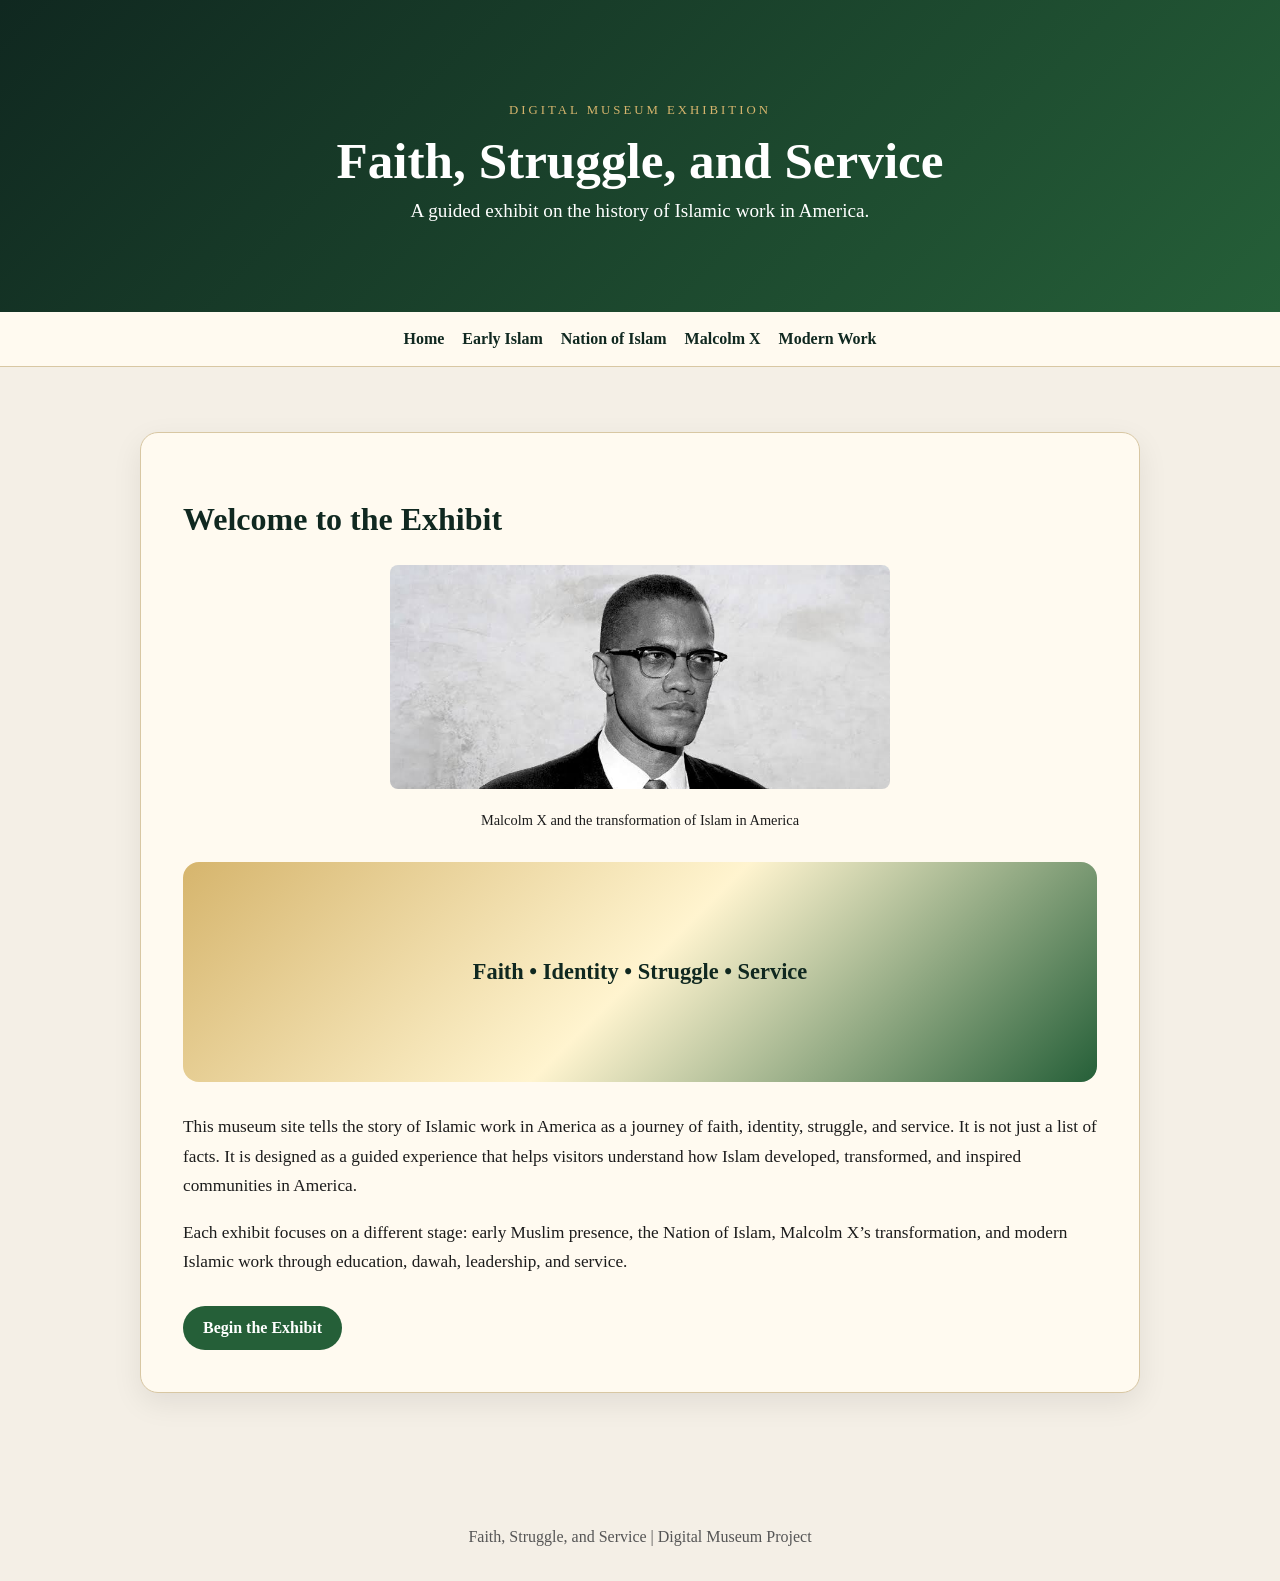
<file: index.html>
<!DOCTYPE html>
<html lang="en">
<head>
    <meta charset="UTF-8">
    <title>Faith, Struggle, and Service</title>
    <link rel="stylesheet" href="style.css">
</head>
<body>

<header class="hero">
    <p class="eyebrow">Digital Museum Exhibition</p>
    <h1>Faith, Struggle, and Service</h1>
    <p class="subtitle">A guided exhibit on the history of Islamic work in America.</p>
</header>

<nav class="main-nav">
    <a href="index.html">Home</a>
    <a href="early-islam.html">Early Islam</a>
    <a href="nation-of-islam.html">Nation of Islam</a>
    <a href="malcolm-x.html">Malcolm X</a>
    <a href="modern-work.html">Modern Work</a>
</nav>

<main class="container">

<section class="exhibit-card">
    <h2>Welcome to the Exhibit</h2>

    <!-- ONLY MALCOLM IMAGE -->
    <div style="max-width: 500px; margin: 20px auto; text-align: center;">
        <img src="malcolm.jpg" style="width: 100%; border-radius: 8px;">
        <p style="font-size: 0.9rem;">Malcolm X and the transformation of Islam in America</p>
    </div>

    <div class="visual-block">
        Faith • Identity • Struggle • Service
    </div>

    <p>
        This museum site tells the story of Islamic work in America as a journey of faith,
        identity, struggle, and service. It is not just a list of facts. It is designed as a
        guided experience that helps visitors understand how Islam developed, transformed,
        and inspired communities in America.
    </p>

    <p>
        Each exhibit focuses on a different stage: early Muslim presence, the Nation of Islam,
        Malcolm X’s transformation, and modern Islamic work through education, dawah,
        leadership, and service.
    </p>

    <div class="button-row">
        <a class="button" href="early-islam.html">Begin the Exhibit</a>
    </div>
</section>

</main>

<footer class="footer">
    Faith, Struggle, and Service | Digital Museum Project
</footer>

</body>
</html>
</file>
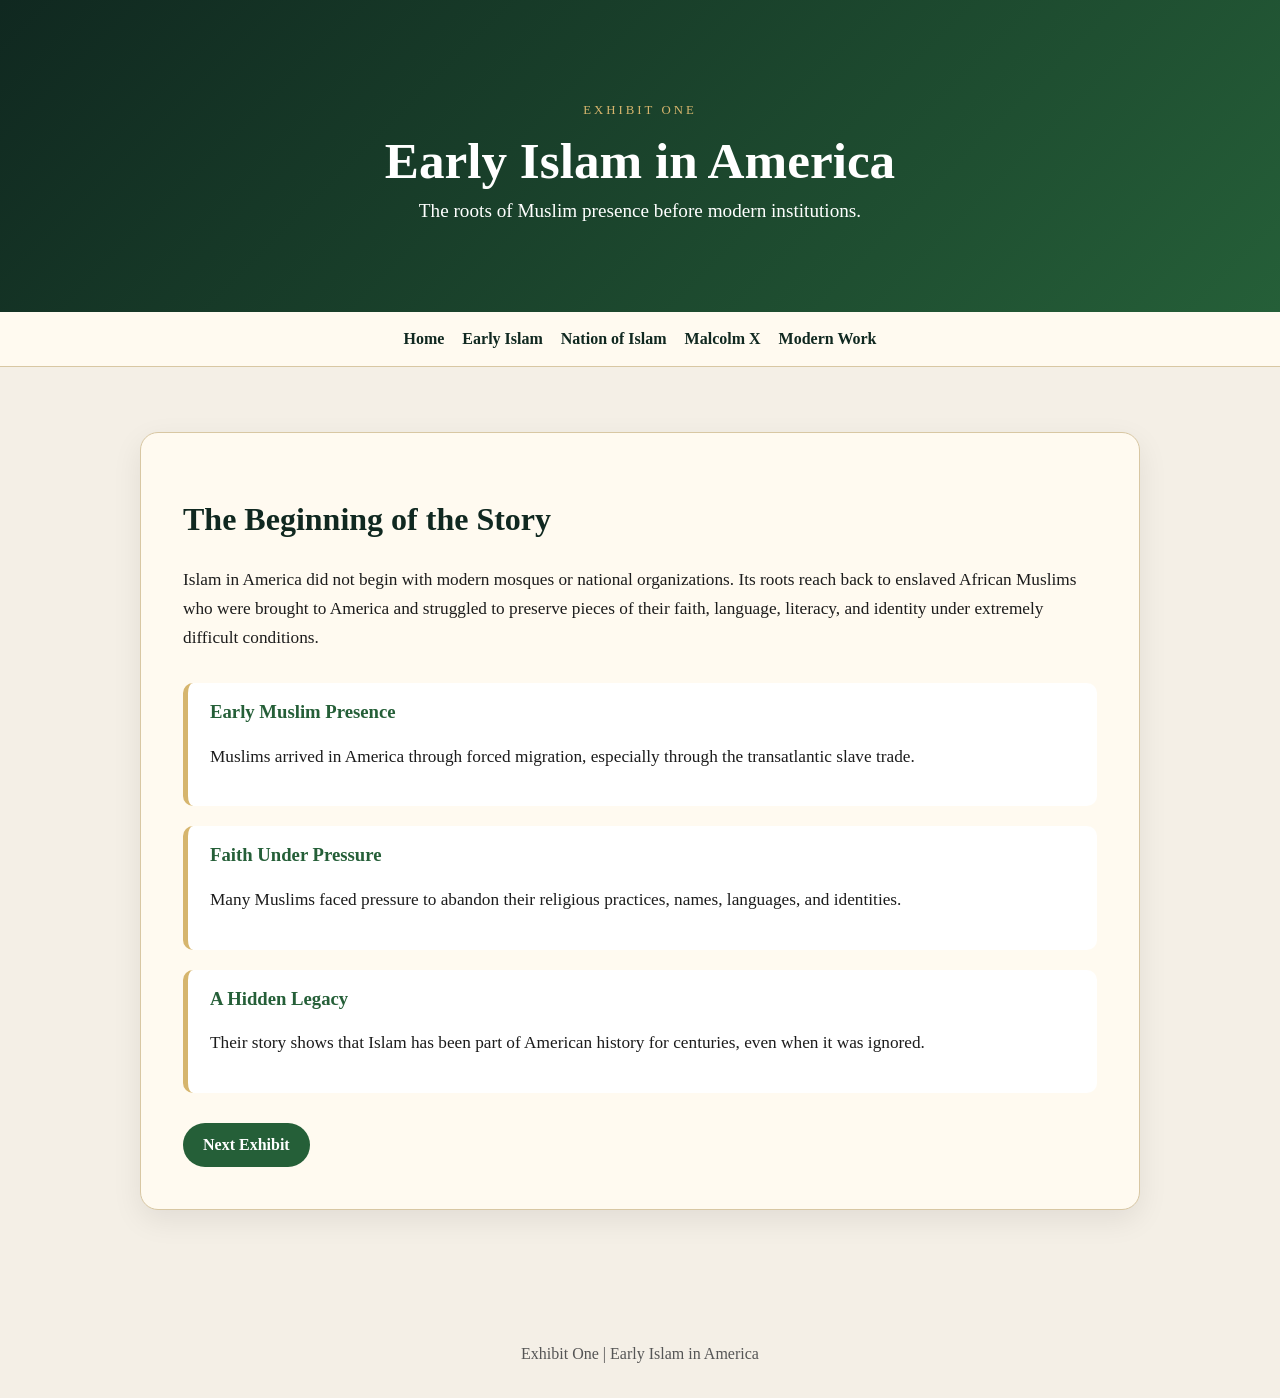
<file: early-islam.html>
<!DOCTYPE html>
<html lang="en">
<head>
    <meta charset="UTF-8">
    <title>Early Islam in America</title>
    <link rel="stylesheet" href="style.css">
</head>
<body>

<header class="hero">
    <p class="eyebrow">Exhibit One</p>
    <h1>Early Islam in America</h1>
    <p class="subtitle">The roots of Muslim presence before modern institutions.</p>
</header>

<nav class="main-nav">
    <a href="index.html">Home</a>
    <a href="early-islam.html">Early Islam</a>
    <a href="nation-of-islam.html">Nation of Islam</a>
    <a href="malcolm-x.html">Malcolm X</a>
    <a href="modern-work.html">Modern Work</a>
</nav>

<main class="container">

<section class="exhibit-card">
    <h2>The Beginning of the Story</h2>

    <p>
        Islam in America did not begin with modern mosques or national organizations. Its roots
        reach back to enslaved African Muslims who were brought to America and struggled to preserve
        pieces of their faith, language, literacy, and identity under extremely difficult conditions.
    </p>

    <div class="timeline">
        <div class="timeline-item">
            <h3>Early Muslim Presence</h3>
            <p>Muslims arrived in America through forced migration, especially through the transatlantic slave trade.</p>
        </div>

        <div class="timeline-item">
            <h3>Faith Under Pressure</h3>
            <p>Many Muslims faced pressure to abandon their religious practices, names, languages, and identities.</p>
        </div>

        <div class="timeline-item">
            <h3>A Hidden Legacy</h3>
            <p>Their story shows that Islam has been part of American history for centuries, even when it was ignored.</p>
        </div>
    </div>

    <div class="button-row">
        <a class="button" href="nation-of-islam.html">Next Exhibit</a>
    </div>
</section>

</main>

<footer class="footer">
    Exhibit One | Early Islam in America
</footer>

</body>
</html>
</file>
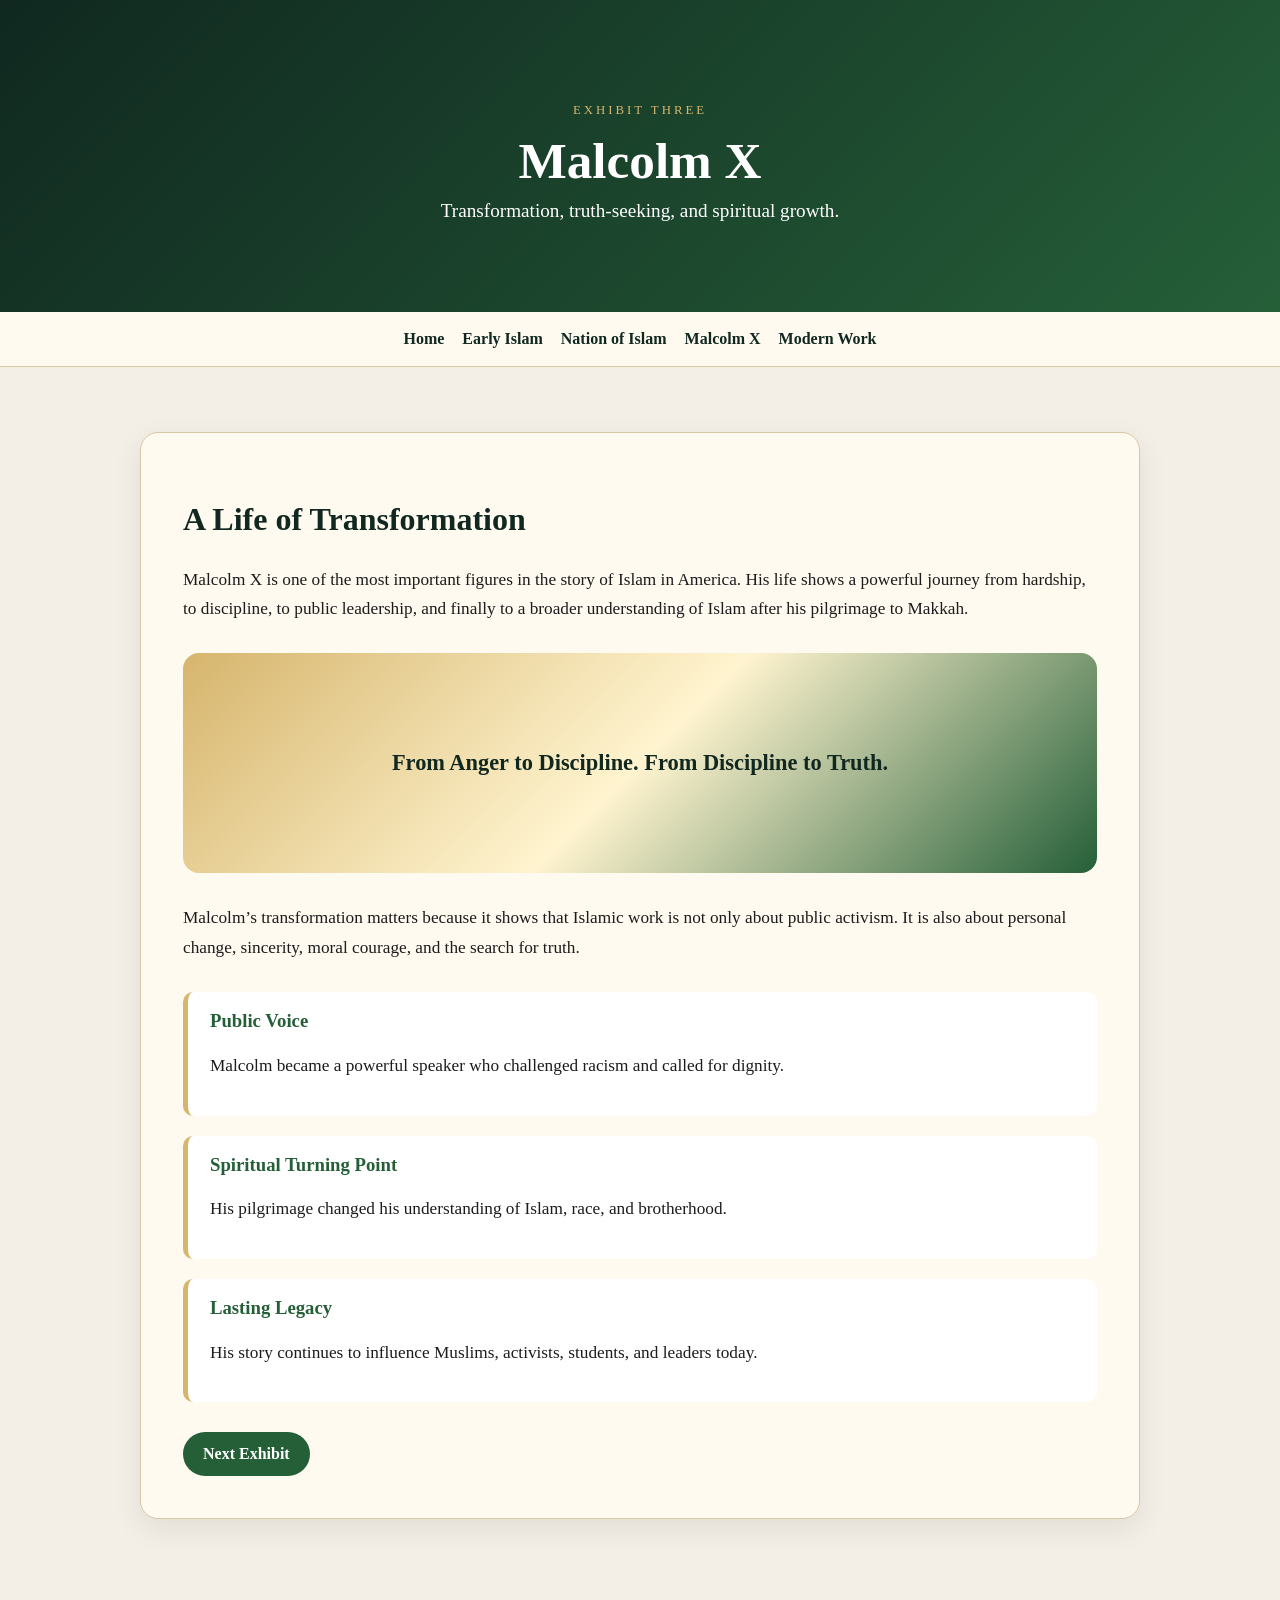
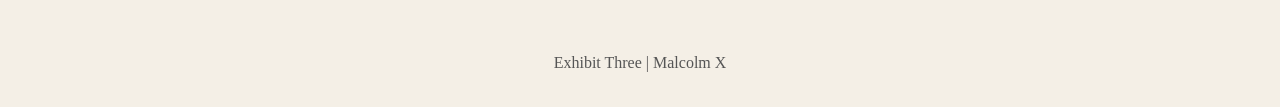
<file: malcolm-x.html>
<!DOCTYPE html>
<html lang="en">
<head>
    <meta charset="UTF-8">
    <title>Malcolm X</title>
    <link rel="stylesheet" href="style.css">
</head>
<body>

<header class="hero">
    <p class="eyebrow">Exhibit Three</p>
    <h1>Malcolm X</h1>
    <p class="subtitle">Transformation, truth-seeking, and spiritual growth.</p>
</header>

<nav class="main-nav">
    <a href="index.html">Home</a>
    <a href="early-islam.html">Early Islam</a>
    <a href="nation-of-islam.html">Nation of Islam</a>
    <a href="malcolm-x.html">Malcolm X</a>
    <a href="modern-work.html">Modern Work</a>
</nav>

<main class="container">

<section class="exhibit-card">
    <h2>A Life of Transformation</h2>

    <p>
        Malcolm X is one of the most important figures in the story of Islam in America. His life shows
        a powerful journey from hardship, to discipline, to public leadership, and finally to a broader
        understanding of Islam after his pilgrimage to Makkah.
    </p>

    <div class="visual-block">
        From Anger to Discipline. From Discipline to Truth.
    </div>

    <p>
        Malcolm’s transformation matters because it shows that Islamic work is not only about public
        activism. It is also about personal change, sincerity, moral courage, and the search for truth.
    </p>

    <div class="timeline">
        <div class="timeline-item">
            <h3>Public Voice</h3>
            <p>Malcolm became a powerful speaker who challenged racism and called for dignity.</p>
        </div>

        <div class="timeline-item">
            <h3>Spiritual Turning Point</h3>
            <p>His pilgrimage changed his understanding of Islam, race, and brotherhood.</p>
        </div>

        <div class="timeline-item">
            <h3>Lasting Legacy</h3>
            <p>His story continues to influence Muslims, activists, students, and leaders today.</p>
        </div>
    </div>

    <div class="button-row">
        <a class="button" href="modern-work.html">Next Exhibit</a>
    </div>
</section>

</main>

<footer class="footer">
    Exhibit Three | Malcolm X
</footer>

</body>
</html>  </main>
</body>
</html>
</file>
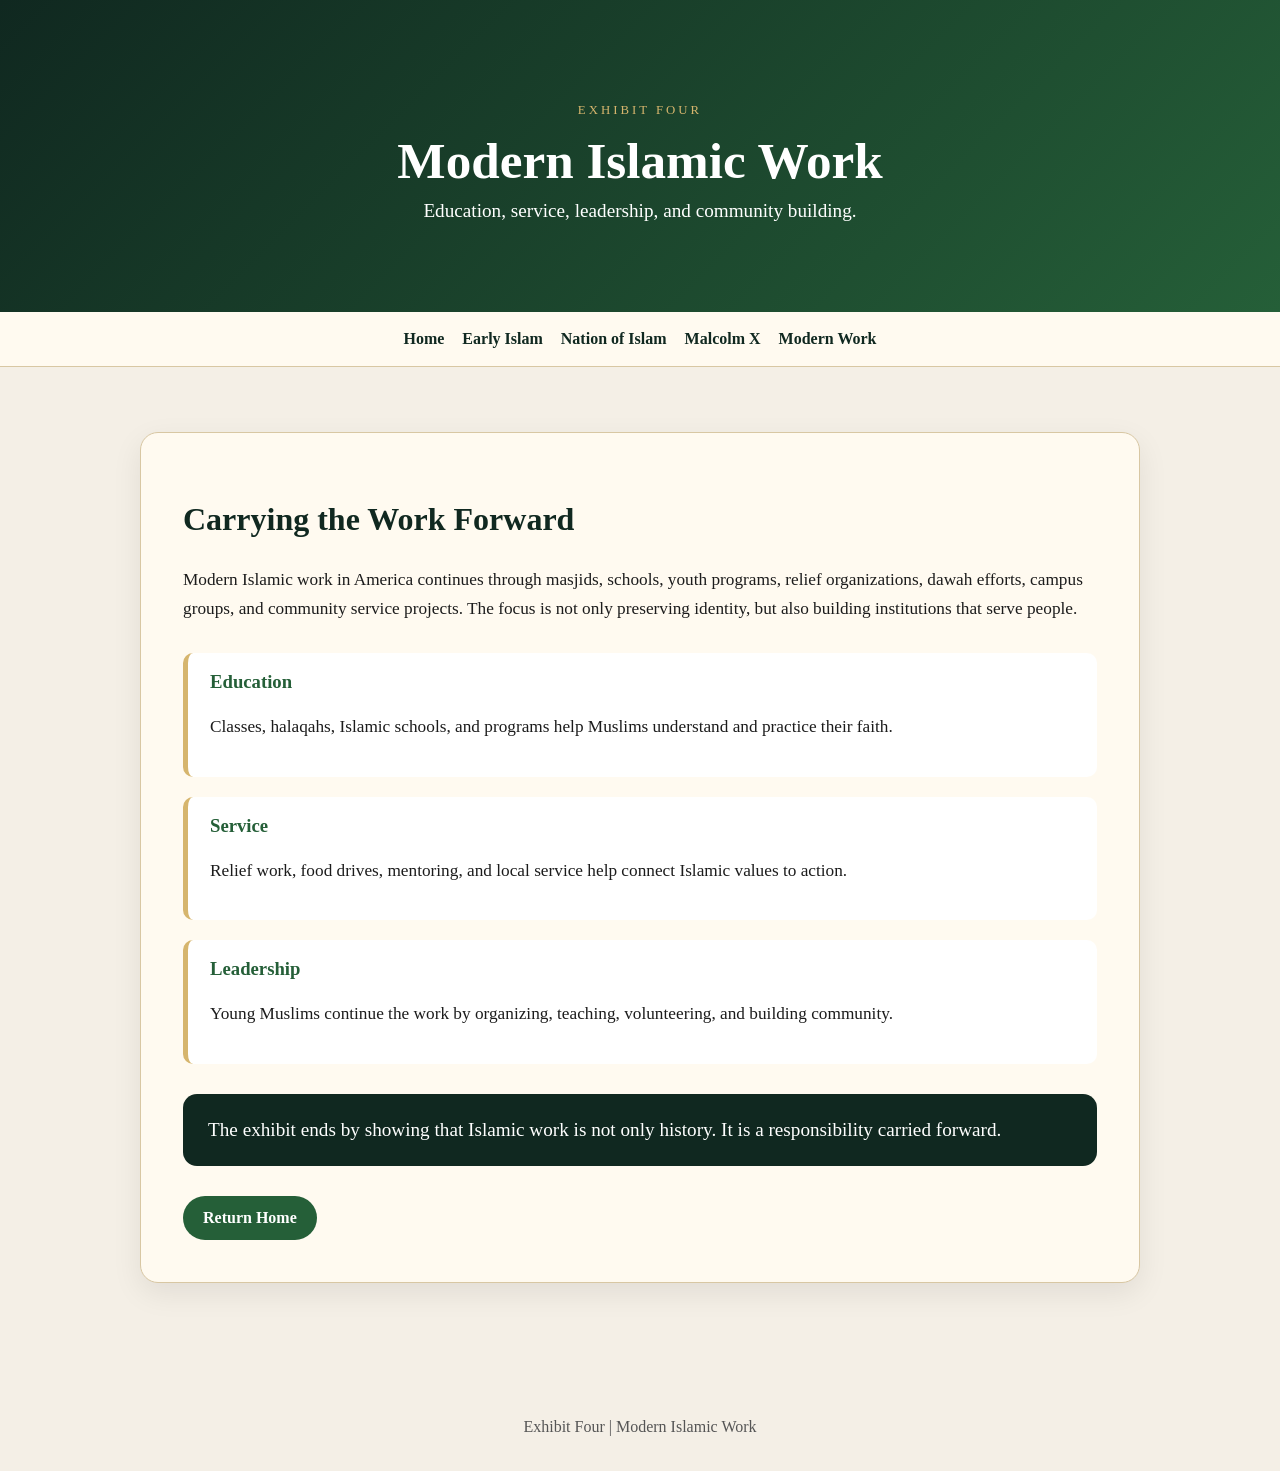
<file: modern-work.html>
<!DOCTYPE html>
<html lang="en">
<head>
    <meta charset="UTF-8">
    <title>Modern Islamic Work</title>
    <link rel="stylesheet" href="style.css">
</head>
<body>

<header class="hero">
    <p class="eyebrow">Exhibit Four</p>
    <h1>Modern Islamic Work</h1>
    <p class="subtitle">Education, service, leadership, and community building.</p>
</header>

<nav class="main-nav">
    <a href="index.html">Home</a>
    <a href="early-islam.html">Early Islam</a>
    <a href="nation-of-islam.html">Nation of Islam</a>
    <a href="malcolm-x.html">Malcolm X</a>
    <a href="modern-work.html">Modern Work</a>
</nav>

<main class="container">

<section class="exhibit-card">
    <h2>Carrying the Work Forward</h2>

    <p>
        Modern Islamic work in America continues through masjids, schools, youth programs,
        relief organizations, dawah efforts, campus groups, and community service projects.
        The focus is not only preserving identity, but also building institutions that serve people.
    </p>

    <div class="timeline">
        <div class="timeline-item">
            <h3>Education</h3>
            <p>Classes, halaqahs, Islamic schools, and programs help Muslims understand and practice their faith.</p>
        </div>

        <div class="timeline-item">
            <h3>Service</h3>
            <p>Relief work, food drives, mentoring, and local service help connect Islamic values to action.</p>
        </div>

        <div class="timeline-item">
            <h3>Leadership</h3>
            <p>Young Muslims continue the work by organizing, teaching, volunteering, and building community.</p>
        </div>
    </div>

    <div class="quote-box">
        The exhibit ends by showing that Islamic work is not only history. It is a responsibility carried forward.
    </div>

    <div class="button-row">
        <a class="button" href="index.html">Return Home</a>
    </div>
</section>

</main>

<footer class="footer">
    Exhibit Four | Modern Islamic Work
</footer>

</body>
</html>  </main>
</body>
</html>
</file>
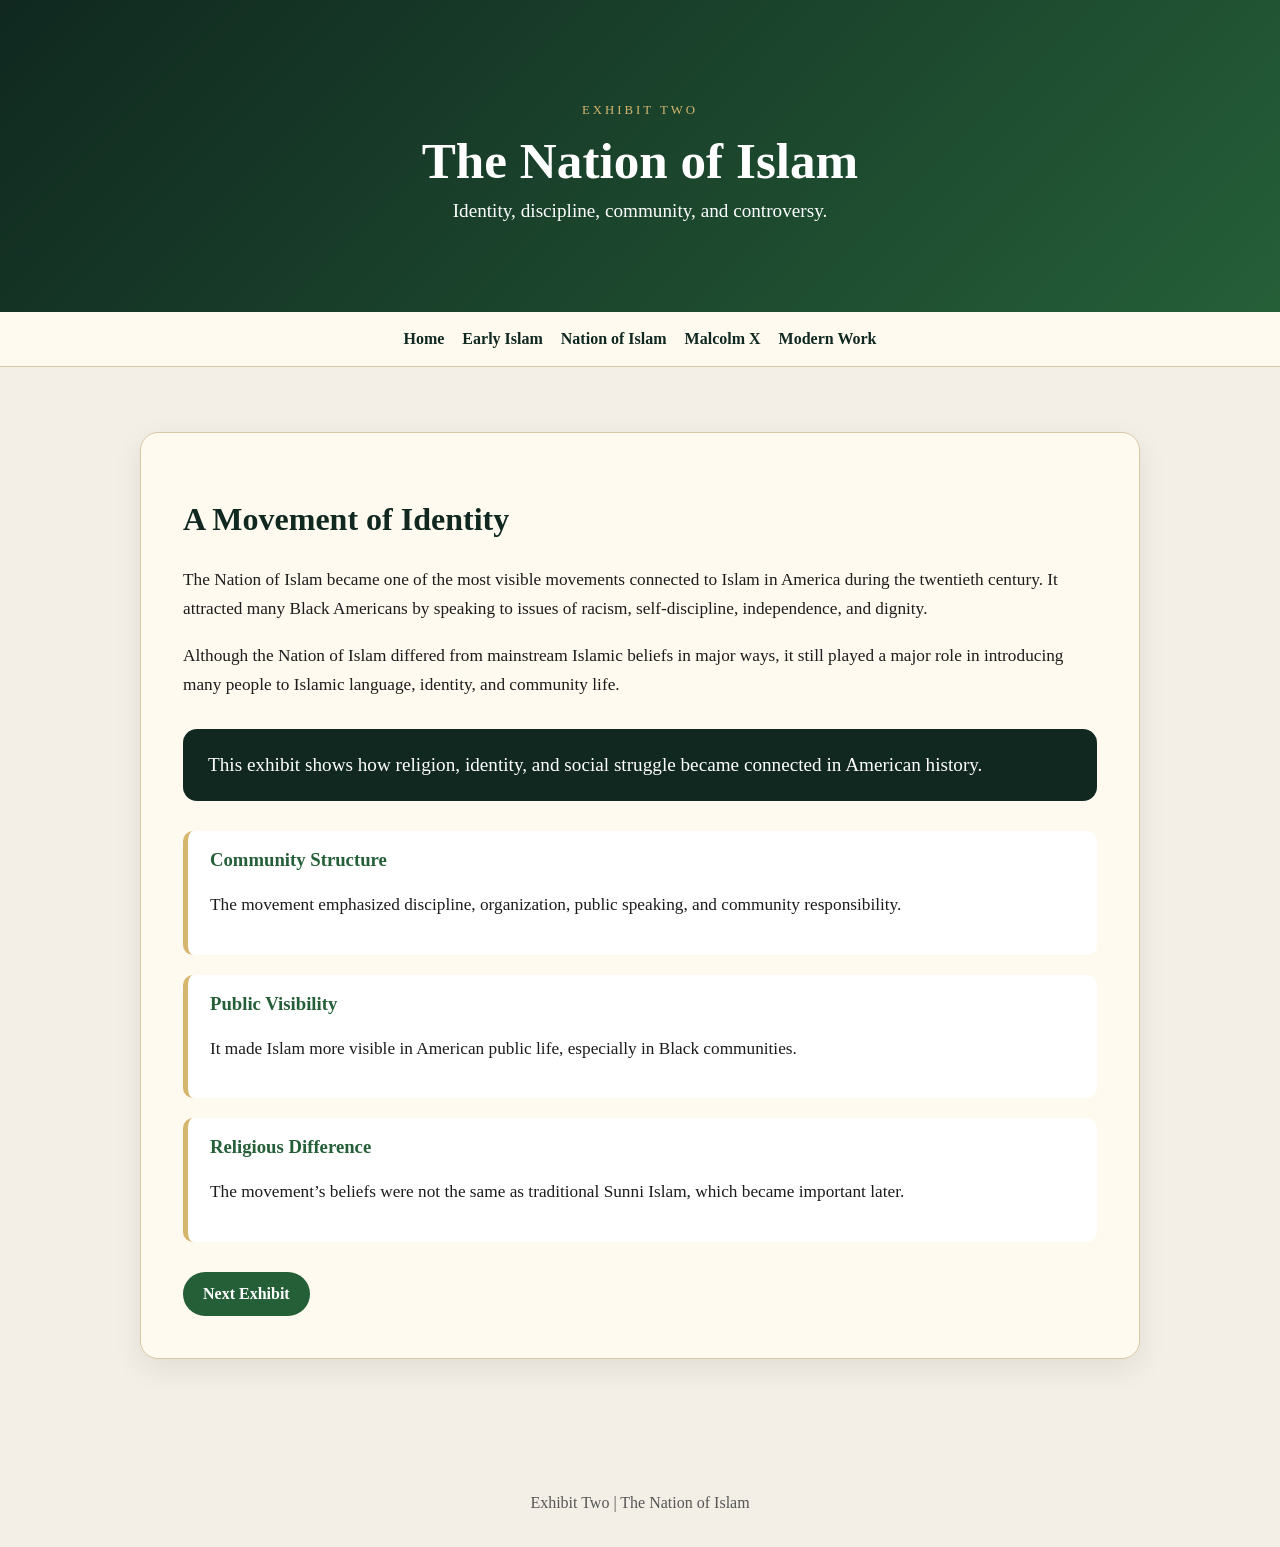
<file: nation-of-islam.html>
<!DOCTYPE html>
<html lang="en">
<head>
    <meta charset="UTF-8">
    <title>The Nation of Islam</title>
    <link rel="stylesheet" href="style.css">
</head>
<body>

<header class="hero">
    <p class="eyebrow">Exhibit Two</p>
    <h1>The Nation of Islam</h1>
    <p class="subtitle">Identity, discipline, community, and controversy.</p>
</header>

<nav class="main-nav">
    <a href="index.html">Home</a>
    <a href="early-islam.html">Early Islam</a>
    <a href="nation-of-islam.html">Nation of Islam</a>
    <a href="malcolm-x.html">Malcolm X</a>
    <a href="modern-work.html">Modern Work</a>
</nav>

<main class="container">

<section class="exhibit-card">
    <h2>A Movement of Identity</h2>

    <p>
        The Nation of Islam became one of the most visible movements connected to Islam in America
        during the twentieth century. It attracted many Black Americans by speaking to issues of
        racism, self-discipline, independence, and dignity.
    </p>

    <p>
        Although the Nation of Islam differed from mainstream Islamic beliefs in major ways, it still
        played a major role in introducing many people to Islamic language, identity, and community life.
    </p>

    <div class="quote-box">
        This exhibit shows how religion, identity, and social struggle became connected in American history.
    </div>

    <div class="timeline">
        <div class="timeline-item">
            <h3>Community Structure</h3>
            <p>The movement emphasized discipline, organization, public speaking, and community responsibility.</p>
        </div>

        <div class="timeline-item">
            <h3>Public Visibility</h3>
            <p>It made Islam more visible in American public life, especially in Black communities.</p>
        </div>

        <div class="timeline-item">
            <h3>Religious Difference</h3>
            <p>The movement’s beliefs were not the same as traditional Sunni Islam, which became important later.</p>
        </div>
    </div>

    <div class="button-row">
        <a class="button" href="malcolm-x.html">Next Exhibit</a>
    </div>
</section>

</main>

<footer class="footer">
    Exhibit Two | The Nation of Islam
</footer>

</body>
</html>
</file>
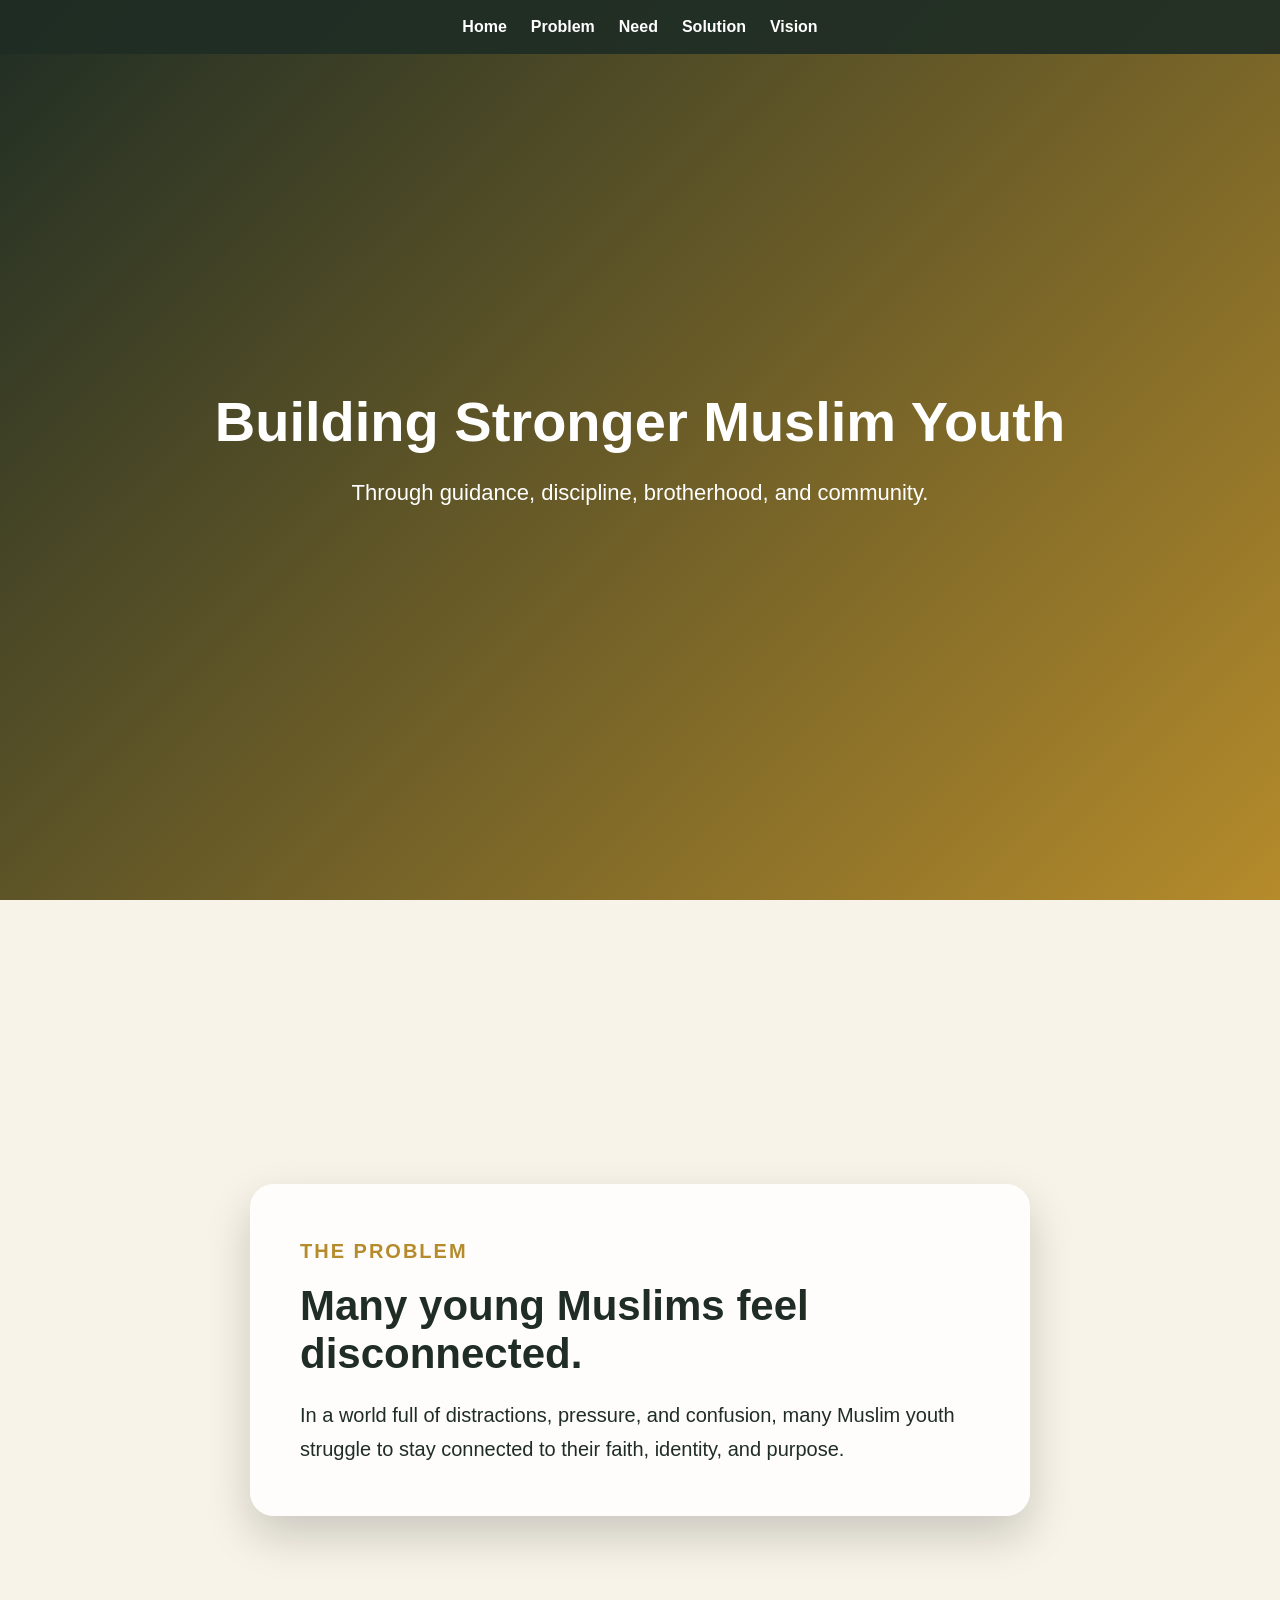
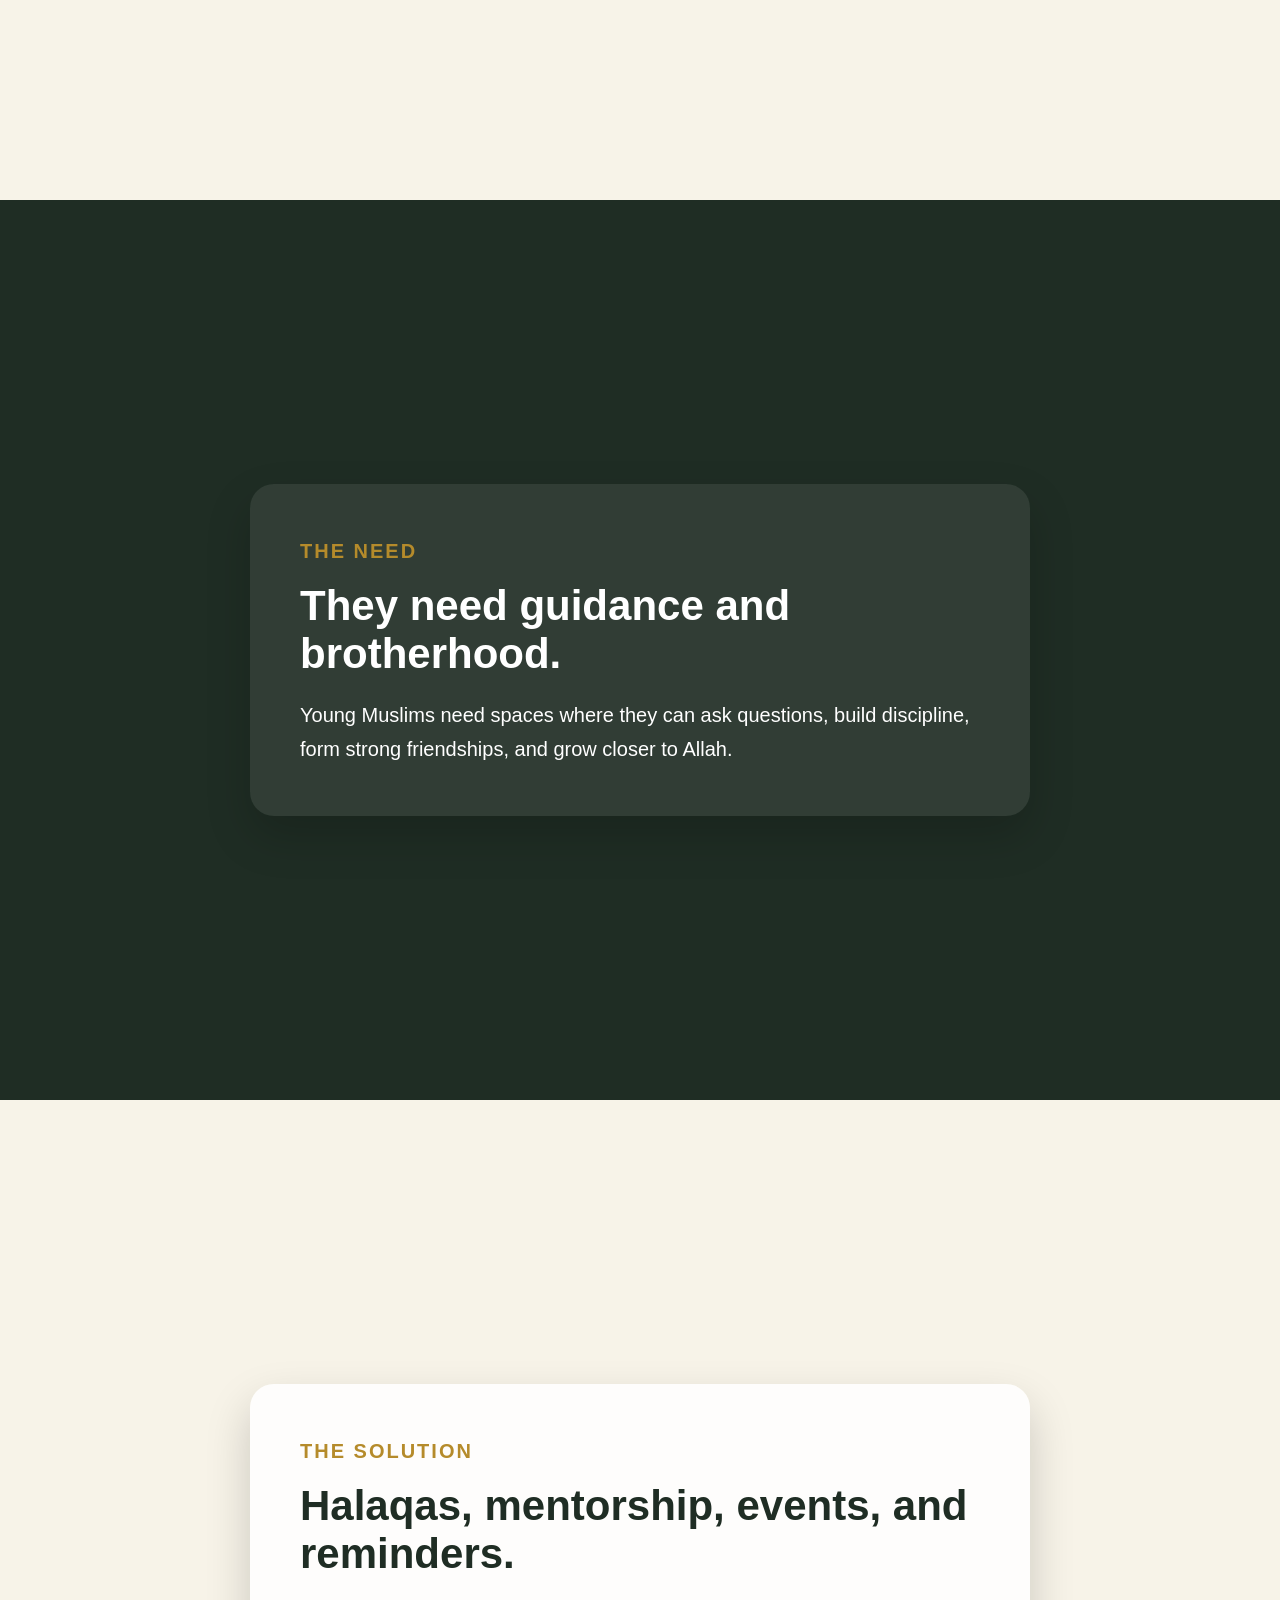
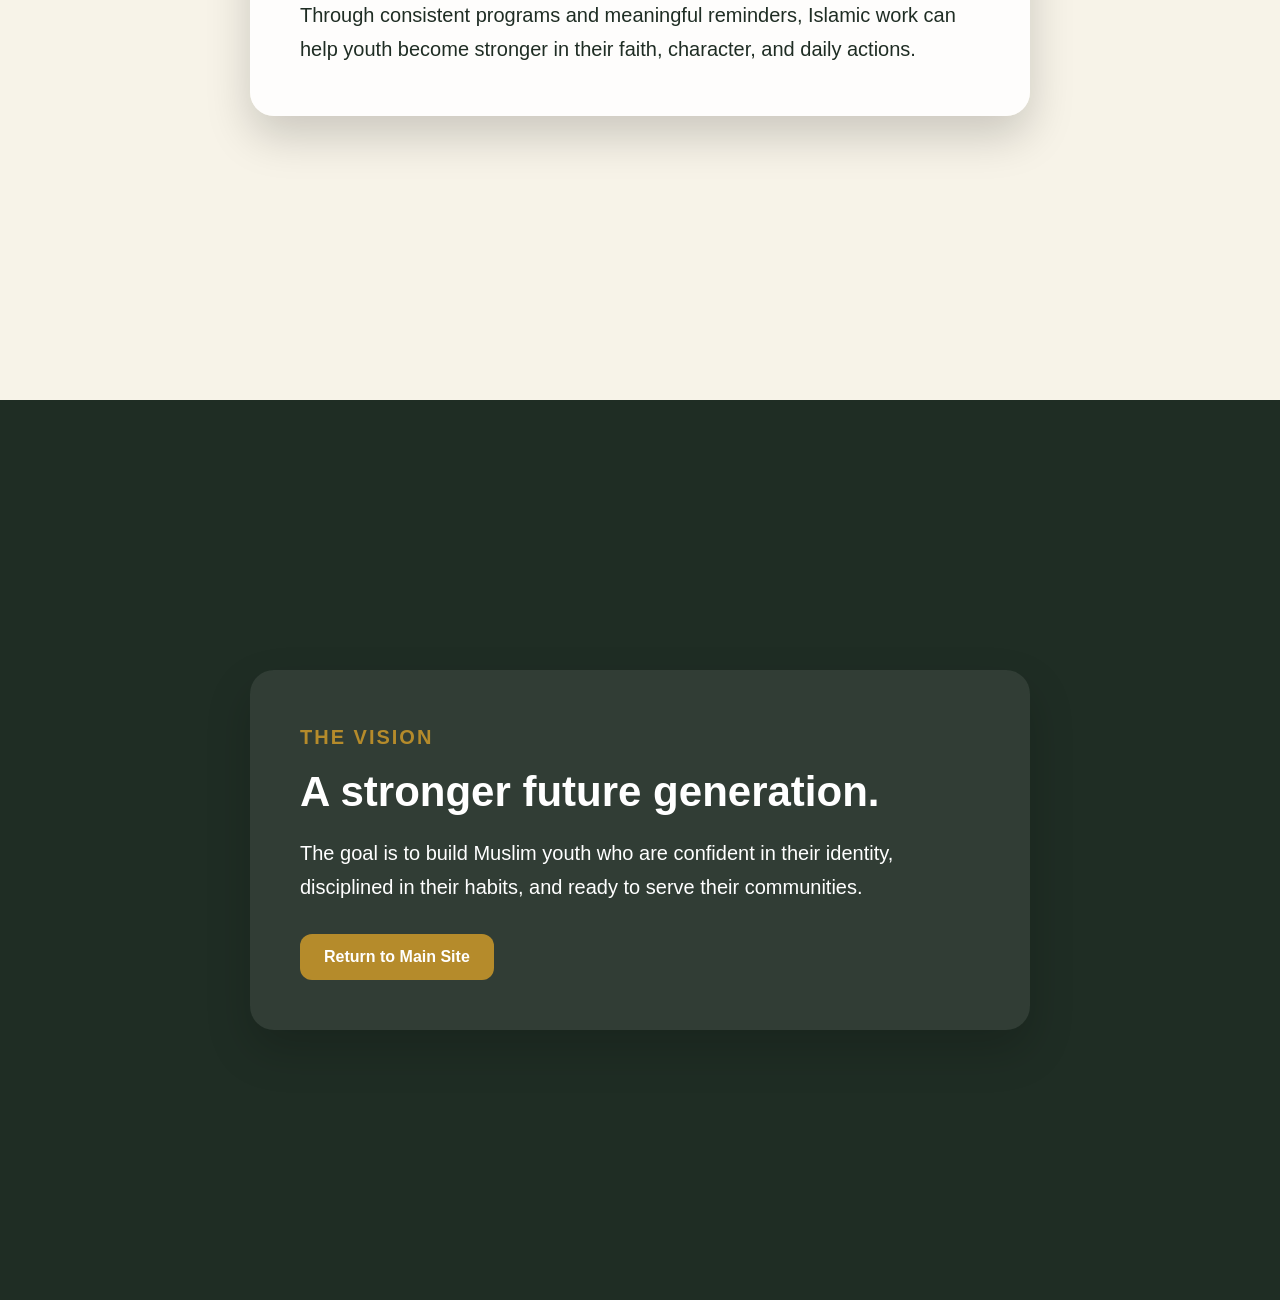
<file: scrollytelling.html>
<!DOCTYPE html>
<html lang="en">
<head>
  <meta charset="UTF-8" />
  <meta name="viewport" content="width=device-width, initial-scale=1.0" />
  <title>Building Stronger Muslim Youth</title>
  <link rel="stylesheet" href="scrollytelling.css" />
</head>
<body>

  <nav class="navbar">
    <a href="index.html">Home</a>
    <a href="#problem">Problem</a>
    <a href="#need">Need</a>
    <a href="#solution">Solution</a>
    <a href="#vision">Vision</a>
  </nav>

  <section class="hero">
    <div>
      <h1>Building Stronger Muslim Youth</h1>
      <p>Through guidance, discipline, brotherhood, and community.</p>
    </div>
  </section>

  <section id="problem" class="story-section">
    <div class="text-box">
      <p class="label">The Problem</p>
      <h2>Many young Muslims feel disconnected.</h2>
      <p>
        In a world full of distractions, pressure, and confusion, many Muslim youth struggle to stay connected to their faith, identity, and purpose.
      </p>
    </div>
  </section>

  <section id="need" class="story-section dark">
    <div class="text-box">
      <p class="label">The Need</p>
      <h2>They need guidance and brotherhood.</h2>
      <p>
        Young Muslims need spaces where they can ask questions, build discipline, form strong friendships, and grow closer to Allah.
      </p>
    </div>
  </section>

  <section id="solution" class="story-section">
    <div class="text-box">
      <p class="label">The Solution</p>
      <h2>Halaqas, mentorship, events, and reminders.</h2>
      <p>
        Through consistent programs and meaningful reminders, Islamic work can help youth become stronger in their faith, character, and daily actions.
      </p>
    </div>
  </section>

  <section id="vision" class="story-section dark">
    <div class="text-box">
      <p class="label">The Vision</p>
      <h2>A stronger future generation.</h2>
      <p>
        The goal is to build Muslim youth who are confident in their identity, disciplined in their habits, and ready to serve their communities.
      </p>
      <a class="button" href="index.html">Return to Main Site</a>
    </div>
  </section>

</body>
</html>
</file>
<file: style.css>
body {
    margin: 0;
    font-family: Georgia, 'Times New Roman', serif;
    background: #f4efe6;
    color: #1c1c1c;
}

.hero {
    background: linear-gradient(135deg, #102820, #255f38);
    color: white;
    text-align: center;
    padding: 90px 20px;
}

.eyebrow {
    text-transform: uppercase;
    letter-spacing: 3px;
    font-size: 0.8rem;
    color: #d6b56d;
}

.hero h1 {
    font-size: 3.2rem;
    margin: 10px 0;
}

.subtitle {
    font-size: 1.2rem;
    max-width: 700px;
    margin: auto;
}

.main-nav {
    display: flex;
    justify-content: center;
    flex-wrap: wrap;
    gap: 18px;
    background: #fffaf0;
    padding: 18px;
    border-bottom: 1px solid #d8c7a3;
    position: sticky;
    top: 0;
}

.main-nav a {
    color: #102820;
    text-decoration: none;
    font-weight: bold;
}

.main-nav a:hover {
    color: #9a6b1f;
}

.container {
    max-width: 1000px;
    margin: 45px auto;
    padding: 20px;
}

.exhibit-card {
    background: #fffaf0;
    padding: 42px;
    border-radius: 18px;
    border: 1px solid #d8c7a3;
    box-shadow: 0 10px 30px rgba(0,0,0,0.08);
    margin-bottom: 35px;
}

.exhibit-card h2 {
    font-size: 2rem;
    color: #102820;
}

.exhibit-card p {
    font-size: 1.08rem;
    line-height: 1.7;
}

.timeline {
    display: grid;
    gap: 20px;
    margin-top: 30px;
}

.timeline-item {
    border-left: 5px solid #d6b56d;
    padding: 18px 22px;
    background: white;
    border-radius: 10px;
}

.timeline-item h3 {
    margin-top: 0;
    color: #255f38;
}

.quote-box {
    background: #102820;
    color: white;
    padding: 25px;
    border-radius: 14px;
    margin: 30px 0;
    font-size: 1.2rem;
}

.button-row {
    margin-top: 30px;
}

.button {
    display: inline-block;
    background: #255f38;
    color: white;
    padding: 13px 20px;
    border-radius: 999px;
    text-decoration: none;
    font-weight: bold;
}

.button:hover {
    background: #102820;
}

.visual-block {
    height: 220px;
    border-radius: 16px;
    background: linear-gradient(135deg, #d6b56d, #fff4cf, #255f38);
    display: flex;
    align-items: center;
    justify-content: center;
    color: #102820;
    font-size: 1.4rem;
    font-weight: bold;
    text-align: center;
    margin: 30px 0;
}

.footer {
    text-align: center;
    padding: 35px;
    color: #555;
}
</file>
<file: scrollytelling.css>
* {
  margin: 0;
  padding: 0;
  box-sizing: border-box;
}

html {
  scroll-behavior: smooth;
}

body {
  font-family: Arial, sans-serif;
  background: #f7f3e8;
  color: #1f2d24;
}

.navbar {
  position: fixed;
  top: 0;
  width: 100%;
  padding: 18px 40px;
  background: rgba(31, 45, 36, 0.92);
  display: flex;
  gap: 24px;
  justify-content: center;
  z-index: 100;
}

.navbar a {
  color: white;
  text-decoration: none;
  font-weight: bold;
}

.hero {
  height: 100vh;
background: linear-gradient(135deg, #1f2d24, #b58b2b);
  background-size: cover;
  background-position: center;
  color: white;
  display: flex;
  align-items: center;
  justify-content: center;
  text-align: center;
  padding: 40px;
}

.hero h1 {
  font-size: 56px;
  margin-bottom: 20px;
}

.hero p {
  font-size: 22px;
}

.story-section {
  min-height: 100vh;
  display: flex;
  align-items: center;
  justify-content: center;
  padding: 100px 25px;
  background: #f7f3e8;
}

.story-section.dark {
  background: #1f2d24;
  color: white;
}

.text-box {
  max-width: 780px;
  background: rgba(255,255,255,0.88);
  padding: 50px;
  border-radius: 24px;
  box-shadow: 0 20px 45px rgba(0,0,0,0.18);
}

.dark .text-box {
  background: rgba(255,255,255,0.08);
}

.label {
  text-transform: uppercase;
  letter-spacing: 2px;
  font-weight: bold;
  margin-bottom: 14px;
  color: #b58b2b;
}

h2 {
  font-size: 42px;
  margin-bottom: 20px;
}

p {
  font-size: 20px;
  line-height: 1.7;
}

.button {
  display: inline-block;
  margin-top: 30px;
  padding: 14px 24px;
  background: #b58b2b;
  color: white;
  text-decoration: none;
  border-radius: 12px;
  font-weight: bold;
}

@media (max-width: 700px) {
  .hero h1 {
    font-size: 38px;
  }

  h2 {
    font-size: 30px;
  }

  .navbar {
    flex-wrap: wrap;
    padding: 12px;
    gap: 12px;
  }

  .text-box {
    padding: 30px;
  }
}
</file>
